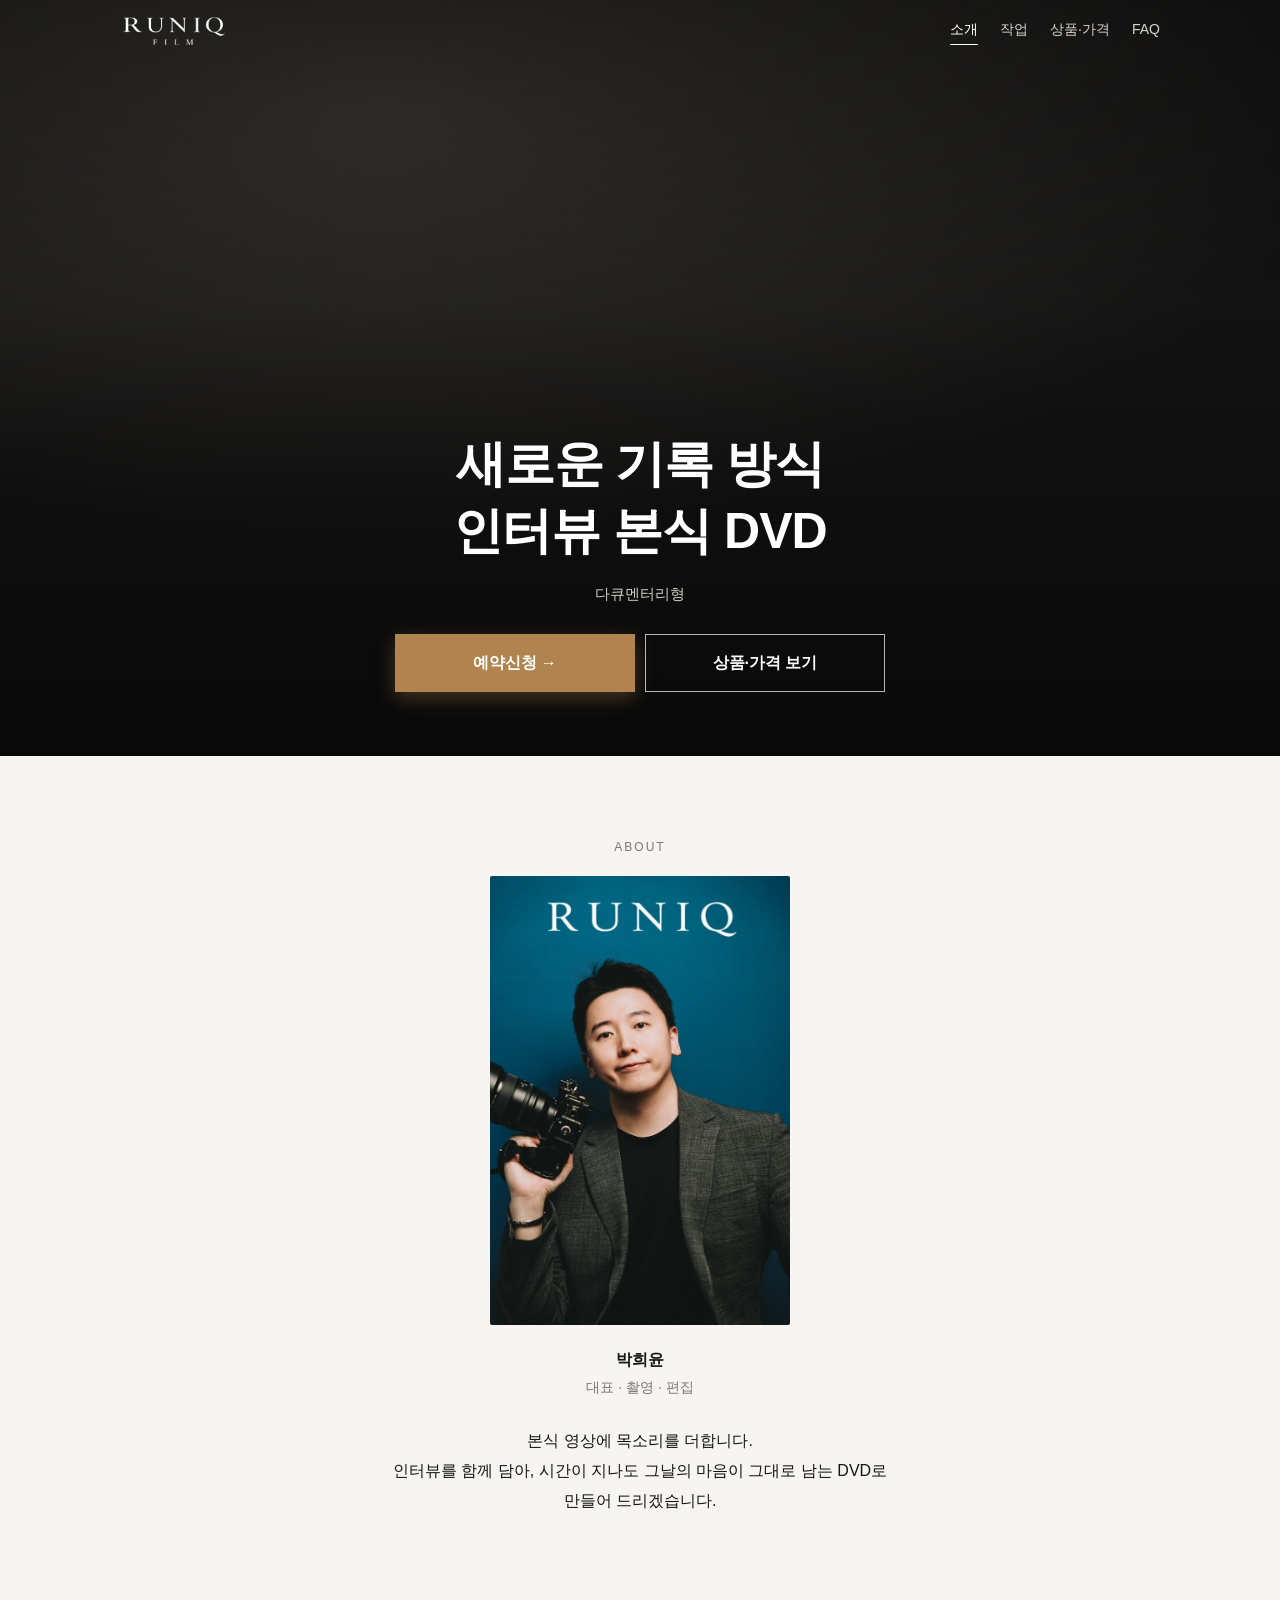
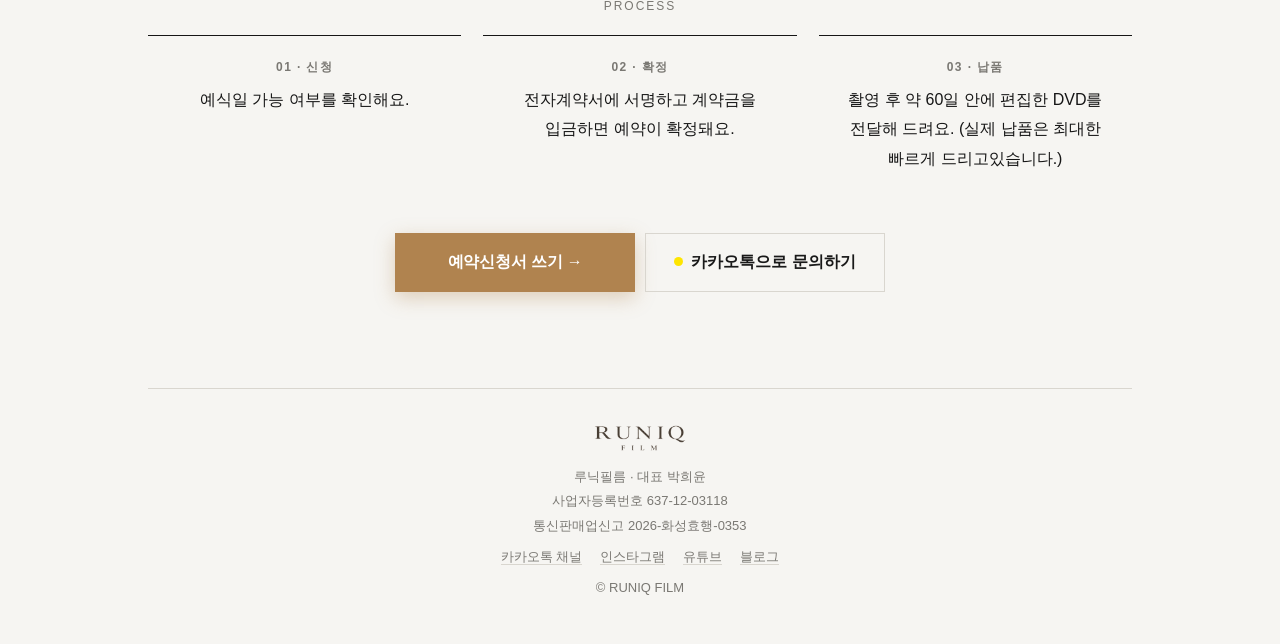
<file: index.html>
<!doctype html>
<html lang="ko"><head><meta charset="utf-8">
<meta name="viewport" content="width=device-width,initial-scale=1">
<title>루닉필름 | 웨딩 DVD</title>
<meta name="description" content="웨딩 DVD 촬영·편집. 상담부터 납품까지 한 사람이 직접 합니다. 루닉필름.">
<meta property="og:title" content="루닉필름 | 웨딩 DVD"><meta property="og:description" content="웨딩 DVD 촬영·편집. 상담부터 납품까지 한 사람이 직접 합니다. 루닉필름."><meta property="og:type" content="website">
<meta name="google-site-verification" content="qaeKaXBciGL17v8gvfezM4gF7iQ6qTJuBQhnRE2jbts" />
<meta name="naver-site-verification" content="92ce6a6bd93d59f9248086f73458330dce58dae9" />
<link rel="icon" type="image/png" sizes="32x32" href="icons/favicon-32.png"><link rel="apple-touch-icon" href="icons/apple-touch-icon-site.png">
<link rel="stylesheet" href="style.css?v=10"></head><body>
<div class="hv"><div class="bg"></div><div id="heroMedia"><video autoplay muted loop playsinline preload="auto" src="assets/hero.mp4"></video></div>
<header class="top"><a href="/" class="logo" aria-label="루닉필름"><img class="lb" src="assets/logo.png" alt="루닉필름"><img class="lw" src="assets/logo-white.png" alt=""></a><nav><a href="/" class=on>소개</a><a href="/work">작업</a><a href="/price">상품·가격</a><a href="/faq">FAQ</a><a href="/review" data-need=reviews>후기</a></nav></header>
<div class="cont c in"><h1 data-lines="heroTitle"></h1><p data-lines="heroSub"></p>
<div class="btns"><a class="go book" data-link="book" data-lines="ctaHeroBook" href="#"></a><a class="go line" href="/price" data-lines="ctaPrice"></a></div></div></div>
<div class="in c">
<div class="sec" data-need="aboutText"><div class="k">ABOUT</div>
<div class="me"><img data-img="aboutPhoto" alt="대표 사진" width="300" height="449"></div>
<div class="cap2"><span data-lines="aboutName"></span><small data-lines="aboutRole"></small></div>
<div class="txt"><p data-lines="aboutText"></p></div></div>
<div class="sec" data-need="process"><div class="k">PROCESS</div><div class="step3" id="processList"></div></div>
<div class="btns end"><a class="go book" data-link="book" data-lines="ctaBook" href="#"></a><a class="kk" data-link="kakao" data-lines="ctaKakao" href="#"></a></div>
</div>
<div class="in"><footer><img src="assets/logo.png" alt="루닉필름"><div class="fi" data-lines="footInfo"></div><div class="fk"><a data-link="kakao" href="#">카카오톡 채널</a><a data-link="instagram" href="#">인스타그램</a><a data-link="youtube" href="#">유튜브</a><a data-link="blog" href="#">블로그</a></div><div class="ft" data-lines="footText"></div></footer></div>
<script src="site.js?v=10"></script><script src="run.js?v=10"></script>
</body></html>
</file>
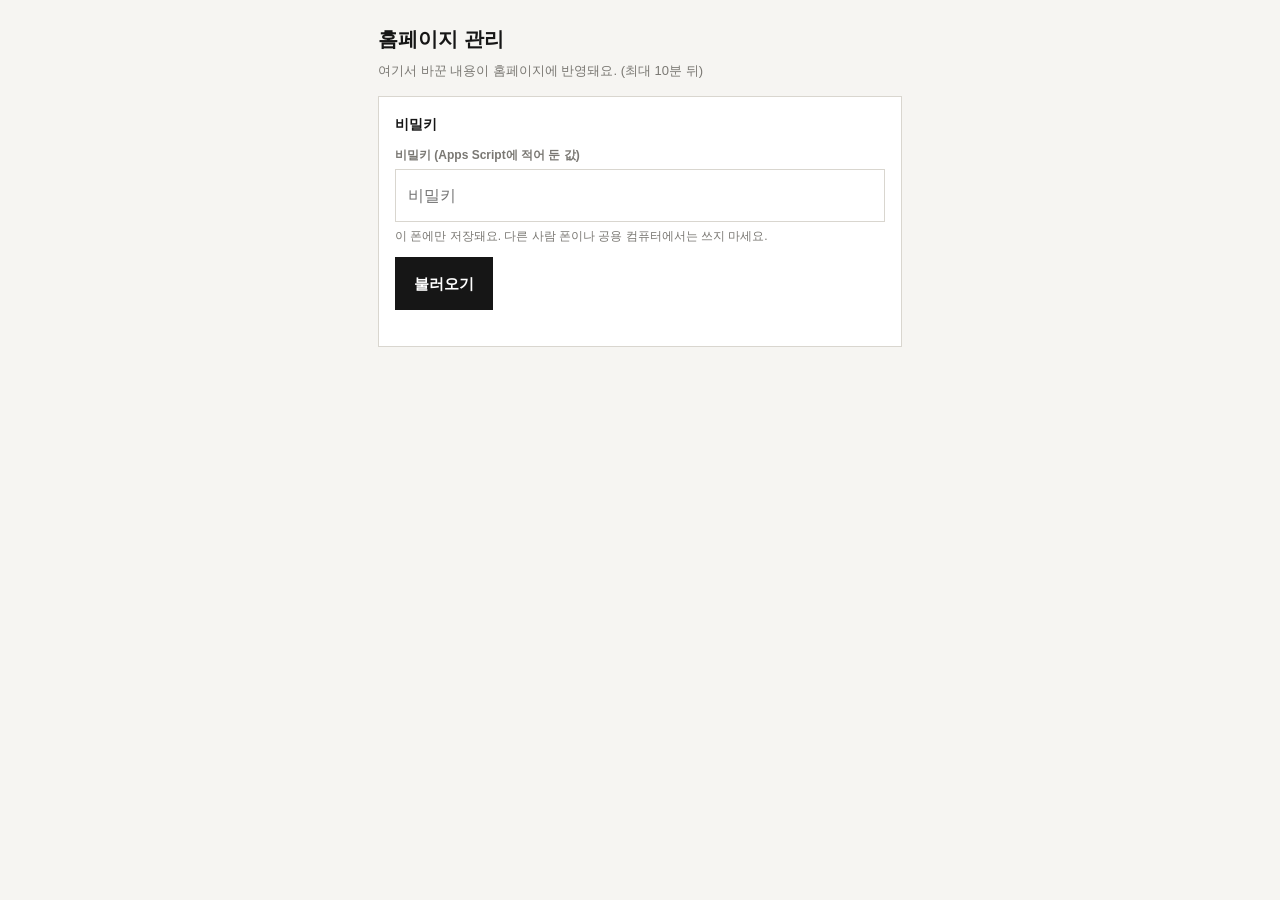
<file: admin.html>
<!doctype html>
<html lang="ko"><head><meta charset="utf-8">
<meta name="viewport" content="width=device-width,initial-scale=1">
<meta name="robots" content="noindex,nofollow">
<meta name="referrer" content="no-referrer">
<title>홈페이지 관리</title>
<link rel="manifest" href="admin.webmanifest">
<meta name="theme-color" content="#161616">
<link rel="apple-touch-icon" href="icons/apple-touch-icon.png">
<meta name="apple-mobile-web-app-capable" content="yes">
<meta name="apple-mobile-web-app-title" content="홈페이지 관리">
<style>
:root{--bg:#f6f5f2;--tx:#161616;--mut:#7a7873;--ln:#d9d6cf}
*{box-sizing:border-box;margin:0;padding:0}
body{background:var(--bg);color:var(--tx);font:16px/1.7 -apple-system,'Apple SD Gothic Neo','Noto Sans KR',sans-serif;padding-bottom:120px}
.w{max-width:560px;margin:0 auto;padding:0 18px}
h1{font-size:20px;padding:22px 0 4px}
.sub{color:var(--mut);font-size:13px;margin-bottom:14px}
.c{background:#fff;border:1px solid var(--ln);padding:16px;margin-bottom:12px}
h2{font-size:14px;margin-bottom:8px}
label{display:block;font-size:12px;font-weight:700;color:var(--mut);margin:12px 0 4px}
label:first-of-type{margin-top:0}
input,textarea{width:100%;padding:12px;border:1.5px solid var(--ln);font:inherit;font-size:16px;background:#fff;color:var(--tx);border-radius:0;-webkit-appearance:none}
textarea{min-height:110px;resize:vertical}
input:focus,textarea:focus{outline:0;border-color:var(--tx)}
.row2{display:grid;grid-template-columns:1fr 1fr;gap:8px}
.hint{font-size:12px;color:var(--mut);margin-top:4px}
button{font:inherit;font-weight:700;border:1px solid var(--tx);background:var(--tx);color:#fff;padding:13px 18px;cursor:pointer;font-size:15px}
button.line{background:none;color:var(--tx)}
button:disabled{opacity:.5}
.bar{position:fixed;left:0;right:0;bottom:0;background:#fffe;backdrop-filter:blur(8px);border-top:1px solid var(--ln);padding:10px 18px;z-index:9}
.bar .in{max-width:560px;margin:0 auto;display:flex;gap:10px;align-items:center}
.bar .stw{flex:1;min-width:0}
.bar .stw .msg{padding:0;font-size:13px;line-height:1.5}
.bar .dirty{font-size:13px;font-weight:700;color:#b45309}
.bar button{flex:0 0 38%}
.tabs{display:flex;position:sticky;top:0;z-index:8;background:var(--bg);border-bottom:1px solid var(--ln);margin:0 -18px 14px;padding:0 18px}
.tabs button{flex:1;background:none;color:var(--mut);border:0;border-bottom:3px solid transparent;padding:12px 2px;font-size:14px}
.tabs button.on{color:var(--tx);border-bottom-color:var(--tx)}
.tab{display:none}.tab.on{display:block}
details.c>summary{cursor:pointer;font-weight:700;font-size:14px;list-style:none;display:flex;justify-content:space-between;align-items:center}
details.c>summary::-webkit-details-marker{display:none}
details.c>summary::after{content:'+';font-size:18px;color:var(--mut)}
details.c[open]>summary::after{content:'\2212'}
details.c[open]>summary{margin-bottom:10px}
.pv{display:flex;flex-wrap:wrap;gap:6px 14px;margin:0 0 12px;font-size:13px}
.pv a{color:inherit;text-decoration:none;border-bottom:1px solid var(--tx)}
#defsum{white-space:pre-line}
a.v{color:inherit;text-decoration:none}
.gap{margin-top:10px}
textarea.code{font:12px/1.5 ui-monospace,Menlo,monospace;min-height:180px;white-space:pre;overflow:auto}
.msg{font-size:14px;font-weight:700;padding:10px 0;white-space:pre-wrap}
.ok{color:#166534}.er{color:#b91c1c}
.hide{display:none!important}
.it{border:1px solid var(--ln);padding:12px;margin-top:10px;background:#faf9f7}
.it label{margin-top:8px}.it label:first-child{margin-top:0}
.tools{display:flex;gap:6px;margin-top:10px}
.tools button{padding:7px 12px;font-size:13px;flex:0 0 auto}
button.add{margin-top:10px;width:100%}
h3{font-size:13px;margin:16px 0 0;color:var(--tx)}
a.v{display:inline-block;margin-top:8px;font-size:14px;border-bottom:1px solid var(--tx)}
</style></head><body><div class="w">
<h1>홈페이지 관리</h1>
<p class="sub">여기서 바꾼 내용이 홈페이지에 반영돼요. (최대 10분 뒤)</p>

<div class="c" id="setup" class="hide">
  <h2>서버 주소</h2>
  <label>홈페이지 설정 서버 주소 (Apps Script 배포 주소)</label>
  <input id="api" inputmode="url" placeholder="https://script.google.com/macros/s/…/exec">
  <p class="hint">한 번만 입력하면 이 폰에 저장돼요. (site.js에 이미 들어 있으면 이 칸은 안 보여요)</p>
</div>

<div class="c" id="login">
  <h2>비밀키</h2>
  <label>비밀키 (Apps Script에 적어 둔 값)</label>
  <input id="key" type="password" autocomplete="current-password" placeholder="비밀키">
  <p class="hint">이 폰에만 저장돼요. 다른 사람 폰이나 공용 컴퓨터에서는 쓰지 마세요.</p>
  <div style="margin-top:10px"><button id="load">불러오기</button></div>
  <div class="msg" id="m1"></div>
</div>

<div id="form" class="hide">
  <div class="pv"><span style="color:var(--mut)">미리보기</span><a href="/" target="_blank" rel="noopener">홈</a><a href="/work" target="_blank" rel="noopener">작업</a><a href="/price" target="_blank" rel="noopener">상품·가격</a><a href="/faq" target="_blank" rel="noopener">FAQ</a></div>
  <div class="tabs" role="tablist">
    <button type="button" class="on" data-tab="text">문구</button>
    <button type="button" data-tab="media">링크·영상</button>
    <button type="button" data-tab="price">금액</button>
    <button type="button" data-tab="set">설정</button>
  </div>

  <div class="tab on" id="t_text"><div id="gen"></div></div>

  <div class="tab" id="t_media">
    <div class="c"><h2>링크</h2>
      <label>카카오톡 채널 채팅 주소</label><input id="l_kakao" inputmode="url" placeholder="https://pf.kakao.com/_xxxxx/chat">
      <label>인스타그램</label><input id="l_instagram" inputmode="url" placeholder="https://www.instagram.com/아이디">
      <label>유튜브 채널</label><input id="l_youtube" inputmode="url" placeholder="https://www.youtube.com/@채널">
      <label>블로그</label><input id="l_blog" inputmode="url" placeholder="https://blog.naver.com/아이디">
      <label>예약신청서 링크</label><input id="l_book" inputmode="url" placeholder="https://my.runiq.kr/request.html?g=…">
      <p class="hint">예약신청서 링크는 예약 앱 설정 &gt; 예약신청에서 "🔗 복사"한 주소예요. 비우면 해당 버튼은 숨겨져요.</p>
    </div>
    <div class="c"><h2>작업 영상 (유튜브)</h2>
      <textarea id="work" placeholder="https://youtu.be/…&#10;https://www.youtube.com/watch?v=…"></textarea>
      <p class="hint">한 줄에 하나씩 넣어요.</p>
      <p class="hint" id="workHint"></p>
      <p class="hint">영상은 "공개" 또는 "일부 공개"이고 퍼가기가 허용되어 있어야 재생돼요. 포트폴리오 동의를 받은 영상만 올려 주세요.</p>
    </div>
    <details class="c"><summary>배경 영상 (유튜브) — 보통은 쓰지 않아요</summary>
      <p class="hint" style="margin:0 0 6px">대문과 상품·가격 제목 칸에는 사이트에 올려 둔 영상 파일이 나와요. 아래에 유튜브 링크를 넣으면 상품·가격 칸만 유튜브가 우선돼요. 대문은 영상 파일이 우선이라 아래 대문 칸은 쓰이지 않아요.</p>
      <label>상품·가격 제목 칸 배경 영상</label><input id="priceYt" inputmode="url" placeholder="유튜브 영상 링크">
      <label>대문 배경 영상 (쓰이지 않음)</label><input id="heroYt" inputmode="url" placeholder="유튜브 영상 링크">
    </details>
  </div>

  <div class="tab" id="t_price">
    <div class="c"><h2>금액 (원)</h2>
      <div class="row2"><div><label>상품가</label><input id="p_total" inputmode="numeric"></div><div><label>계약금</label><input id="p_deposit" inputmode="numeric"></div></div>
      <div class="row2"><div><label>포트폴리오 할인</label><input id="p_portfolio" inputmode="numeric"></div><div><label>전액결제 할인</label><input id="p_full" inputmode="numeric"></div></div>
      <p class="hint">예약 앱의 금액 설정과 같게 맞춰 주세요. 문구에 <b>{total} {deposit} {portfolio} {full}</b> 을 쓰면 위 금액으로 자동으로 바뀌어요. 예) 계약금 {deposit} → 계약금 200,000원</p>
    </div>
  </div>

  <div class="tab" id="t_set">
    <div class="c"><h2>기본값 파일 만들기</h2>
      <p class="hint" style="margin:0 0 8px">지금 저장된 문구·금액·링크를 <b>site.js</b> 파일로 만들어요. 이 파일을 GitHub의 site.js에 올려 두면, 사이트를 처음 열 때도 저장하신 문구가 처음부터 그대로 보여요. 문구를 크게 바꾼 뒤에 한 번씩 만들어 올려 주세요. (안 올려도 사이트는 평소처럼 동작해요)</p>
      <button type="button" id="mkdef">기본값 파일 만들기</button>
      <div class="msg" id="defmsg"></div>
      <div id="defbox" class="hide">
        <div class="hint" id="defsum" style="margin:0 0 8px;color:var(--tx)"></div>
        <textarea id="deftxt" class="code" readonly spellcheck="false"></textarea>
        <div class="row2 gap"><button type="button" id="defdl">파일로 내려받기</button><button type="button" class="line" id="defcp">복사</button></div>
        <p class="hint">내려받은 <b>site.js</b>를 GitHub의 runiq-site 저장소에서 같은 이름의 파일에 덮어써서 올리면 끝이에요. 올리기 전에 위 요약이 맞는지 한 번 봐 주세요.</p>
      </div>
    </div>
    <div class="c"><h2>문구 되돌리기</h2>
      <button class="line" id="reset" type="button">모든 문구를 사이트 기본 문구로 되돌리기</button>
      <p class="hint">누르면 화면의 문구만 기본값으로 바뀌고, "저장"을 눌러야 적용돼요.</p>
    </div>
    <div class="c"><h2>이 기기에서 나가기</h2>
      <button class="line" id="logout" type="button">이 기기에서 비밀키 지우기</button>
      <p class="hint">폰을 잃어버렸거나 다른 사람이 쓸 수 있을 때 눌러 주세요. 지우면 다음에 열 때 비밀키를 다시 입력해야 해요.</p>
    </div>
  </div>
</div>

</div>
<div class="bar hide" id="bar"><div class="in"><div class="stw"><div class="msg" id="m2"></div><div class="dirty hide" id="dirty">저장하지 않은 변경이 있어요</div></div><button id="save">저장</button></div></div>

<script src="site.js?v=10"></script>
<script>
(function(){
var $=function(i){return document.getElementById(i);};
var SK='rq_adm_key_v1',AK='rq_adm_api_v1';
function ls(k,v){try{if(v===undefined)return localStorage.getItem(k)||'';if(v===null)localStorage.removeItem(k);else localStorage.setItem(k,v);}catch(e){return '';}}
var API=(window.SITE&&window.SITE.api)||'';
var apiOk=function(u){return /^https:\/\/script\.google\.com\/macros\/s\/[A-Za-z0-9_-]+\/exec$/.test(u);};
if(!apiOk(API)){API=ls(AK);if(!apiOk(API))API='';$('api').value=API;}
else $('setup').classList.add('hide');
if(apiOk(API)&&window.SITE&&apiOk(window.SITE.api))$('setup').classList.add('hide');
$('key').value=ls(SK);

var NAMES={priceYt:'상품·가격 배경 영상',kakao:'카카오톡 주소',instagram:'인스타그램 주소',youtube:'유튜브 주소',blog:'블로그 주소',book:'예약신청서 링크',heroYt:'대표 영상',work:'작업 영상','price.total':'상품가','price.deposit':'계약금','price.portfolio':'포트폴리오 할인','price.full':'전액결제 할인',size:'전체 글자 수가 너무 많아요'};
/* 화면 구성: [제목, [항목…]]  항목: 문구 [키,이름,종류(i한줄/t여러줄),최대] · 목록 [키,이름,'list',[[필드,이름,종류,최대]…],최대개수] */
var SPEC=[
 ['대문',[['heroTitle','대문 제목 (줄바꿈은 엔터)','t',100],['heroSub','대문 한 줄 소개','i',60],['ctaPrice','버튼 1 (상품·가격으로 이동)','i',30],['ctaHeroBook','버튼 2 (예약신청서로 이동)','i',30]]],
 ['소개 (대표 사진 아래)',[['aboutName','이름','i',30],['aboutRole','직함','i',40],['aboutText','소개 글','t',600],['process','진행 순서','list',[['t','제목','i',30],['d','설명','t',150]],8],['ctaBook','예약신청서 버튼 글자 (모든 페이지 공통)','i',30],['ctaKakao','카카오톡 문의 버튼 글자','i',30]]],
 ['상품·가격',[['priceTitle','페이지 제목','t',100],['priceDesc','페이지 설명','t',200],['productName','상품 이름','i',40],['items','상품 카드에 들어가는 내용 (계약금·잔금 포함)','list',[['t','내용','i',60],['d','작은 설명','i',100]],12],['extras','할인 · 추가 비용','list',[['t','항목','i',50],['d','작은 설명','i',100],['v','금액/문구 (예: −{portfolio})','i',30]],10]]],
 ['FAQ (자주 묻는 질문)',[['faqTitle','제목','i',40],['faqDesc','설명','t',150],['faq','질문과 답','list',[['q','질문','i',100],['a','답','t',500]],20]]],
 ['작업 · 하단',[['workNote','작업 페이지 아래 문구','i',100],['footInfo','하단 상호·사업자 정보 (줄바꿈은 엔터)','t',150],['footText','하단 맨 아래 문구','i',60]]]
];
var DS=window.SITE||{};
var loading=false,dirty=false;
function setDirty(v){dirty=v;$('dirty').classList.toggle('hide',!v);}
function markDirty(){if(loading)return;if(!dirty){setDirty(true);say('m2','');}}
function showTab(n){
  [].forEach.call(document.querySelectorAll('.tabs button'),function(b){b.classList.toggle('on',b.dataset.tab===n);});
  [].forEach.call(document.querySelectorAll('.tab'),function(p){p.classList.toggle('on',p.id==='t_'+n);});
}
[].forEach.call(document.querySelectorAll('.tabs button'),function(b){b.addEventListener('click',function(){showTab(b.dataset.tab);window.scrollTo(0,0);});});
$('form').addEventListener('input',markDirty);
$('form').addEventListener('click',function(e){var t=e.target;if(t&&t.closest&&t.closest('.tools button,button.add'))markDirty();});
window.addEventListener('beforeunload',function(e){if(dirty){e.preventDefault();e.returnValue='';}});
function say(id,t,ok){var e=$(id);e.textContent=t||'';e.className='msg '+(ok?'ok':'er');}
function ytId(v){
  v=String(v||'').trim();if(!v)return '';
  var m=v.match(/(?:youtu\.be\/|[?&]v=|\/shorts\/|\/embed\/|\/live\/)([A-Za-z0-9_-]{6,20})/);
  if(m)return m[1];
  return /^[A-Za-z0-9_-]{6,20}$/.test(v)?v:null;
}
function num(v){var n=String(v||'').replace(/[^\d]/g,'');return n===''?0:Number(n);}
function won(n){return n?String(n).replace(/\B(?=(\d{3})+(?!\d))/g,','):'';}
['p_total','p_deposit','p_portfolio','p_full'].forEach(function(i){$(i).addEventListener('input',function(){this.value=won(num(this.value));});});
function parseWork(){
  var out=[],bad=[];
  $('work').value.split(/\n+/).forEach(function(l){l=l.trim();if(!l)return;var id=ytId(l);if(id)out.push(id);else bad.push(l);});
  return {ids:out,bad:bad};
}
$('work').addEventListener('input',function(){var r=parseWork();$('workHint').textContent=r.ids.length+'개 인식'+(r.bad.length?' · 인식 못 한 줄 '+r.bad.length+'개':'');});

/* ----- 문구 입력칸 만들기 ----- */
function mk(kind,max,val){var e=document.createElement(kind==='t'?'textarea':'input');if(kind==='t')e.style.minHeight='70px';e.maxLength=max;e.value=val==null?'':val;return e;}
function lab(t){var l=document.createElement('label');l.textContent=t;return l;}
var FIELD={};   /* key -> input  /  key -> {box,def,add()} */
function itemBox(def,vals,listBox){
  var it=document.createElement('div');it.className='it';it.dataset.item='1';
  def[3].forEach(function(f){it.appendChild(lab(f[1]));var e=mk(f[2],f[3],vals&&vals[f[0]]);e.dataset.f=f[0];it.appendChild(e);});
  var t=document.createElement('div');t.className='tools';
  [['↑',function(){var p=it.previousElementSibling;if(p&&p.dataset.item)listBox.insertBefore(it,p);}],['↓',function(){var n=it.nextElementSibling;if(n&&n.dataset.item)listBox.insertBefore(n,it);}],['삭제',function(){it.remove();}]].forEach(function(x){var b=document.createElement('button');b.type='button';b.className='line';b.textContent=x[0];b.onclick=x[1];t.appendChild(b);});
  it.appendChild(t);return it;
}
function build(){
  var g=$('gen');g.innerHTML='';
  SPEC.forEach(function(sec){
    var c=document.createElement('details');c.className='c';if(g.children.length===0)c.open=true;var h=document.createElement('summary');h.textContent=sec[0];c.appendChild(h);
    sec[1].forEach(function(f){
      if(f[2]==='list'){
        var h3=document.createElement('h3');h3.textContent=f[1];c.appendChild(h3);
        var box=document.createElement('div');c.appendChild(box);
        var ad=document.createElement('button');ad.type='button';ad.className='line add';ad.textContent='+ 추가';
        ad.onclick=function(){if(box.children.length>=f[4]){alert('최대 '+f[4]+'개까지예요.');return;}box.appendChild(itemBox(f,null,box));};
        c.appendChild(ad);FIELD[f[0]]={box:box,def:f};
      }else{c.appendChild(lab(f[1]));var e=mk(f[2],f[3],'');c.appendChild(e);FIELD[f[0]]={el:e};}
    });
    g.appendChild(c);
  });
}
function setVals(src){   /* src: 서버값 위에 없는 항목은 기본값 */
  SPEC.forEach(function(sec){sec[1].forEach(function(f){
    var F=FIELD[f[0]],v=src[f[0]];
    if(f[2]==='list'){F.box.innerHTML='';(Array.isArray(v)?v:[]).forEach(function(x){F.box.appendChild(itemBox(f,x,F.box));});}
    else F.el.value=typeof v==='string'?v:'';
  });});
}
function errText(r){
  if(!r)return '서버에 연결하지 못했어요. 인터넷을 확인해 주세요.';
  if(r.error==='key')return '비밀키가 맞지 않아요.';
  if(r.error==='locked')return '너무 많이 틀려서 잠겼어요. 약 '+(r.minutes||15)+'분 뒤에 다시 해 주세요.';
  if(r.error==='secret-not-set')return '서버(Apps Script)의 비밀키가 아직 설정되지 않았어요. 설치 안내를 확인해 주세요.';
  if(r.error==='invalid')return '다음 항목을 확인해 주세요 (글자가 너무 길거나 형식이 틀려요): '+(r.fields||[]).map(function(f){var m=String(f).match(/^([a-z]+)#(\d+)$/);return m?(labelOf(m[1])+' '+m[2]+'번째'):(NAMES[f]||labelOf(f)||f);}).join(', ');
  return '문제가 생겼어요 ('+(r.error||'알 수 없음')+')';
}
function labelOf(k){var out='';SPEC.forEach(function(s){s[1].forEach(function(f){if(f[0]===k)out=f[1];});});return out;}
function post(o){
  return fetch(API,{method:'POST',body:JSON.stringify(o)}).then(function(r){return r.text();}).then(function(t){try{return JSON.parse(t);}catch(e){return null;}});
}
function fill(c){
  loading=true;
  c=c||{};var L=c.links||{},P=c.price||{};
  ['kakao','instagram','youtube','blog','book'].forEach(function(k){$('l_'+k).value=L[k]||'';});
  $('heroYt').value=c.heroYt?'https://youtu.be/'+c.heroYt:'';
  $('priceYt').value=c.priceYt?'https://youtu.be/'+c.priceYt:'';
  $('work').value=(c.work||[]).map(function(i){return 'https://youtu.be/'+i;}).join('\n');
  var D=DS.price||{};
  ['total','deposit','portfolio','full'].forEach(function(k){$('p_'+k).value=won(P[k]!=null?P[k]:D[k]);});
  var m={};SPEC.forEach(function(s){s[1].forEach(function(f){m[f[0]]=(c[f[0]]!==undefined)?c[f[0]]:DS[f[0]];});});
  setVals(m);
  $('work').dispatchEvent(new Event('input'));
  loading=false;setDirty(false);
}
$('reset').addEventListener('click',function(){var m={};SPEC.forEach(function(s){s[1].forEach(function(f){m[f[0]]=DS[f[0]];});});setVals(m);markDirty();say('m2','기본 문구로 바꿨어요. "저장"을 눌러야 적용돼요.',true);});
$('load').addEventListener('click',function(){
  if(!API){var a=$('api').value.trim();if(!apiOk(a)){say('m1','서버 주소 형식이 맞지 않아요.');return;}API=a;ls(AK,a);}
  var k=$('key').value;if(!k){say('m1','비밀키를 입력해 주세요.');return;}
  $('load').disabled=true;say('m1','불러오는 중…',true);
  post({action:'get',key:k}).then(function(r){
    $('load').disabled=false;
    if(!r||!r.ok){say('m1',errText(r));return;}
    ls(SK,k);build();fill(r.cfg);showTab('text');say('m1','');$('login').classList.add('hide');$('form').classList.remove('hide');$('bar').classList.remove('hide');
  }).catch(function(){$('load').disabled=false;say('m1',errText(null));});
});
function collect(){
  var w=parseWork();if(w.bad.length)return {err:'작업 영상에서 인식하지 못한 줄이 있어요:\n'+w.bad.slice(0,3).join('\n')};
  var hy=ytId($('heroYt').value);if(hy===null)return {err:'대문 영상 링크를 인식하지 못했어요.'};
  var py=ytId($('priceYt').value);if(py===null)return {err:'상품·가격 배경 영상 링크를 인식하지 못했어요.'};
  var cfg={links:{},heroYt:hy,priceYt:py,work:w.ids,price:{total:num($('p_total').value),deposit:num($('p_deposit').value),portfolio:num($('p_portfolio').value),full:num($('p_full').value)}};
  ['kakao','instagram','youtube','blog','book'].forEach(function(k){cfg.links[k]=$('l_'+k).value.trim();});
  SPEC.forEach(function(s){s[1].forEach(function(f){
    var F=FIELD[f[0]];
    if(f[2]==='list'){cfg[f[0]]=[].map.call(F.box.children,function(it){var o={};[].forEach.call(it.querySelectorAll('[data-f]'),function(e){o[e.dataset.f]=e.value.trim();});return o;}).filter(function(o){return o[f[3][0][0]];});}
    else cfg[f[0]]=F.el.value.trim();
  });});
  return {cfg:cfg};
}
$('save').addEventListener('click',function(){
  var c=collect();if(c.err){say('m2',c.err);return;}
  $('save').disabled=true;say('m2','저장하는 중…',true);
  post({action:'set',key:ls(SK),cfg:c.cfg}).then(function(r){
    $('save').disabled=false;
    if(r&&r.ok){say('m2','저장했어요. 홈페이지에는 최대 10분 안에 반영돼요.',true);fill(r.cfg);}
    else say('m2',errText(r));
  }).catch(function(){$('save').disabled=false;say('m2',errText(null));});
});

/* ----- 이 기기에서 비밀키 지우기 ----- */
$('logout').addEventListener('click',function(){
  if(dirty&&!confirm('저장하지 않은 변경이 있어요. 그래도 비밀키를 지울까요?'))return;
  ls(SK,null);$('key').value='';setDirty(false);
  $('form').classList.add('hide');$('bar').classList.add('hide');$('login').classList.remove('hide');
  say('m1','이 기기에서 비밀키를 지웠어요.',true);window.scrollTo(0,0);
});

/* ----- 현재 설정을 기본값 파일(site.js)로 만들기 ----- */
function q(v){return JSON.stringify(String(v==null?'':v)).replace(/\u2028/g,'\\u2028').replace(/\u2029/g,'\\u2029');}
function pad(n){return n<10?'0'+n:''+n;}
function listTxt(list,keys){
  if(!list||!list.length)return '[]';
  return '[\n'+list.map(function(o){return '    {'+keys.map(function(k){return k+': '+q(o[k]);}).join(', ')+'}';}).join(',\n')+'\n  ]';
}
function genSite(cfg){
  var L=cfg.links||{},P=cfg.price||{},d=new Date();
  var stamp=d.getFullYear()+'-'+pad(d.getMonth()+1)+'-'+pad(d.getDate());
  var out=[];
  out.push('/* ============================================================');
  out.push('   루닉필름 홈페이지 기본값 — 관리 페이지에서 만든 파일이에요 ('+stamp+').');
  out.push('   평소에는 admin.html(관리 페이지)에서 고쳐요. 처음 열 때, 그리고 서버가 느리거나 안 될 때 이 값이 보여요.');
  out.push('   문구 안의 {total} {deposit} {portfolio} {full} 은 아래 금액으로 자동 바뀌어요.');
  out.push('   (비워 두면 해당 부분은 자동으로 숨겨져요)');
  out.push('   ============================================================ */');
  out.push('window.SITE = {');
  out.push('  /* 홈페이지 설정 서버 주소 (관리 페이지에서 고친 값을 읽어 와요) */');
  out.push('  api: '+q(API)+',');
  out.push('');
  out.push('  /* 링크 (비우면 해당 버튼 숨김) */');
  ['kakao','instagram','youtube','blog','book'].forEach(function(k){out.push('  '+k+': '+q(L[k])+',');});
  out.push('');
  out.push('  /* 영상 (유튜브 ID) */');
  out.push('  heroYt: '+q(cfg.heroYt)+',');
  out.push('  priceYt: '+q(cfg.priceYt)+',');
  var wk=(cfg.work||[]).map(function(i){return '{yt: '+q(i)+'}';});
  (DS.work||[]).forEach(function(w){if(w&&w.img)wk.push('{img: '+q(w.img)+'}');});
  out.push('  work: ['+(wk.length?'\n    '+wk.join(',\n    ')+'\n  ':'')+'],');
  out.push('  reviews: '+JSON.stringify(DS.reviews||[])+',');
  out.push('  heroVideo: '+q(DS.heroVideo)+', heroPoster: '+q(DS.heroPoster)+',');
  out.push('  priceVideo: '+q(DS.priceVideo)+',');
  out.push('');
  out.push('  /* 대표 사진 (assets/owner.jpg 파일을 바꿔 올리면 교체돼요) */');
  out.push('  aboutPhoto: '+q(DS.aboutPhoto||'assets/owner.jpg')+',');
  out.push('');
  out.push('  /* ---- 문구 ---- */');
  var done={api:1,kakao:1,instagram:1,youtube:1,blog:1,book:1,heroYt:1,priceYt:1,work:1,reviews:1,heroVideo:1,heroPoster:1,priceVideo:1,aboutPhoto:1,price:1};
  SPEC.forEach(function(sec){
    sec[1].forEach(function(f){
      done[f[0]]=1;
      if(f[2]==='list')out.push('  '+f[0]+': '+listTxt(cfg[f[0]],f[3].map(function(x){return x[0];}))+',');
      else out.push('  '+f[0]+': '+q(cfg[f[0]])+',');
    });
    out.push('');
  });
  Object.keys(DS).forEach(function(k){if(!done[k]){out.push('  '+k+': '+JSON.stringify(DS[k])+',');}});
  out.push('  /* 금액 (원) */');
  out.push('  price: { total: '+(P.total||0)+', deposit: '+(P.deposit||0)+', portfolio: '+(P.portfolio||0)+', full: '+(P.full||0)+' }');
  out.push('};');
  return out.join('\n')+'\n';
}
function defSummary(cfg){
  var P=cfg.price||{},L=cfg.links||{};
  var links=['kakao','instagram','youtube','blog','book'].filter(function(k){return L[k];}).length;
  return '상품가 '+won(P.total)+'원 · 계약금 '+won(P.deposit)+'원 · 포트폴리오 할인 '+won(P.portfolio)+'원 · 전액결제 할인 '+won(P.full)+'원\n'
    +'링크 '+links+'개 · 작업 영상 '+(cfg.work||[]).length+'개 · FAQ '+(cfg.faq||[]).length+'개 · 상품 내용 '+(cfg.items||[]).length+'줄 · 할인·추가 비용 '+(cfg.extras||[]).length+'줄\n'
    +'대문 제목: '+String(cfg.heroTitle||'').replace(/\n/g,' / ');
}
$('mkdef').addEventListener('click',function(){
  var c=collect();if(c.err){say('defmsg',c.err);return;}
  var txt=genSite(c.cfg);
  $('deftxt').value=txt;$('defsum').textContent=defSummary(c.cfg);$('defbox').classList.remove('hide');
  say('defmsg',dirty?'⚠️ 저장하지 않은 변경이 있어요. 지금 화면의 내용으로 만들었어요. 저장한 뒤 다시 만드시는 걸 권해요.':'만들었어요. 아래 요약을 확인해 주세요.',!dirty);
});
$('defdl').addEventListener('click',function(){
  var t=$('deftxt').value;if(!t)return;
  try{var b=new Blob([t],{type:'text/javascript;charset=utf-8'}),u=URL.createObjectURL(b),a=document.createElement('a');a.href=u;a.download='site.js';document.body.appendChild(a);a.click();a.remove();setTimeout(function(){URL.revokeObjectURL(u);},4000);say('defmsg','site.js 파일을 내려받았어요.',true);}
  catch(e){say('defmsg','내려받지 못했어요. "복사"를 눌러 붙여넣어 주세요.');}
});
$('defcp').addEventListener('click',function(){
  var t=$('deftxt').value;if(!t)return;
  function fb(){try{$('deftxt').removeAttribute('readonly');$('deftxt').select();var ok=document.execCommand('copy');$('deftxt').setAttribute('readonly','');say('defmsg',ok?'복사했어요.':'복사하지 못했어요. 글을 길게 눌러 직접 복사해 주세요.',ok);}catch(e){say('defmsg','복사하지 못했어요.');}}
  if(navigator.clipboard&&navigator.clipboard.writeText)navigator.clipboard.writeText(t).then(function(){say('defmsg','복사했어요.',true);},fb);else fb();
});
})();
if('serviceWorker' in navigator){window.addEventListener('load',function(){try{navigator.serviceWorker.register('admin-sw.js',{scope:'/admin.html'}).catch(function(){});}catch(e){}});}
</script></body></html>
</file>
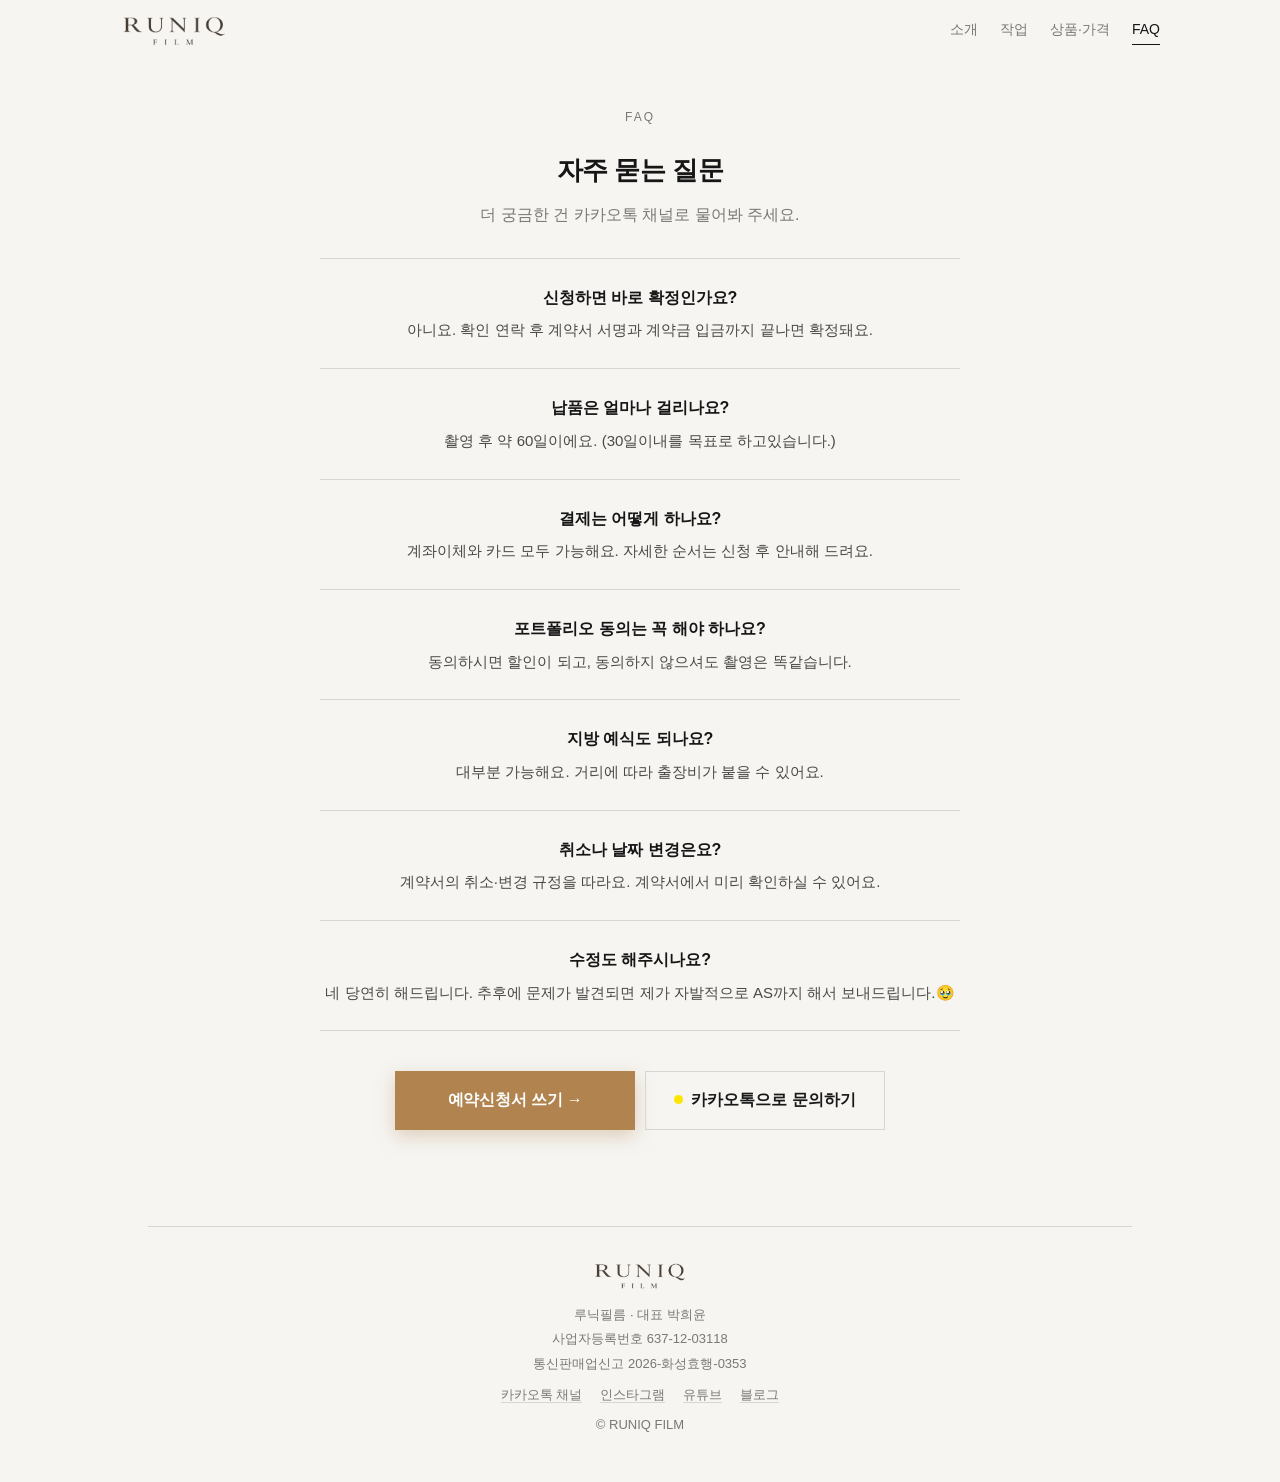
<file: faq.html>
<!doctype html>
<html lang="ko"><head><meta charset="utf-8">
<meta name="viewport" content="width=device-width,initial-scale=1">
<title>FAQ | 루닉필름</title>
<meta name="description" content="웨딩 DVD 예약, 결제, 납품에 대해 자주 묻는 질문.">
<meta property="og:title" content="FAQ | 루닉필름"><meta property="og:description" content="웨딩 DVD 예약, 결제, 납품에 대해 자주 묻는 질문."><meta property="og:type" content="website">
<link rel="icon" type="image/png" sizes="32x32" href="icons/favicon-32.png"><link rel="apple-touch-icon" href="icons/apple-touch-icon-site.png">
<link rel="stylesheet" href="style.css?v=10"></head><body>
<header class="top"><a href="/" class="logo" aria-label="루닉필름"><img class="lb" src="assets/logo.png" alt="루닉필름"><img class="lw" src="assets/logo-white.png" alt=""></a><nav><a href="/">소개</a><a href="/work">작업</a><a href="/price">상품·가격</a><a href="/faq" class=on>FAQ</a><a href="/review" data-need=reviews>후기</a></nav></header><div class="in c"><div class="sec page" data-need="faq"><div class="k">FAQ</div>
<h2 data-lines="faqTitle"></h2><p class="lead" data-lines="faqDesc"></p>
<div class="col" id="faqList"></div>
<div class="btns end"><a class="go book" data-link="book" data-lines="ctaBook" href="#"></a><a class="kk" data-link="kakao" data-lines="ctaKakao" href="#"></a></div></div></div>
<div class="in"><footer><img src="assets/logo.png" alt="루닉필름"><div class="fi" data-lines="footInfo"></div><div class="fk"><a data-link="kakao" href="#">카카오톡 채널</a><a data-link="instagram" href="#">인스타그램</a><a data-link="youtube" href="#">유튜브</a><a data-link="blog" href="#">블로그</a></div><div class="ft" data-lines="footText"></div></footer></div>
<script src="site.js?v=10"></script><script src="run.js?v=10"></script>
</body></html>
</file>
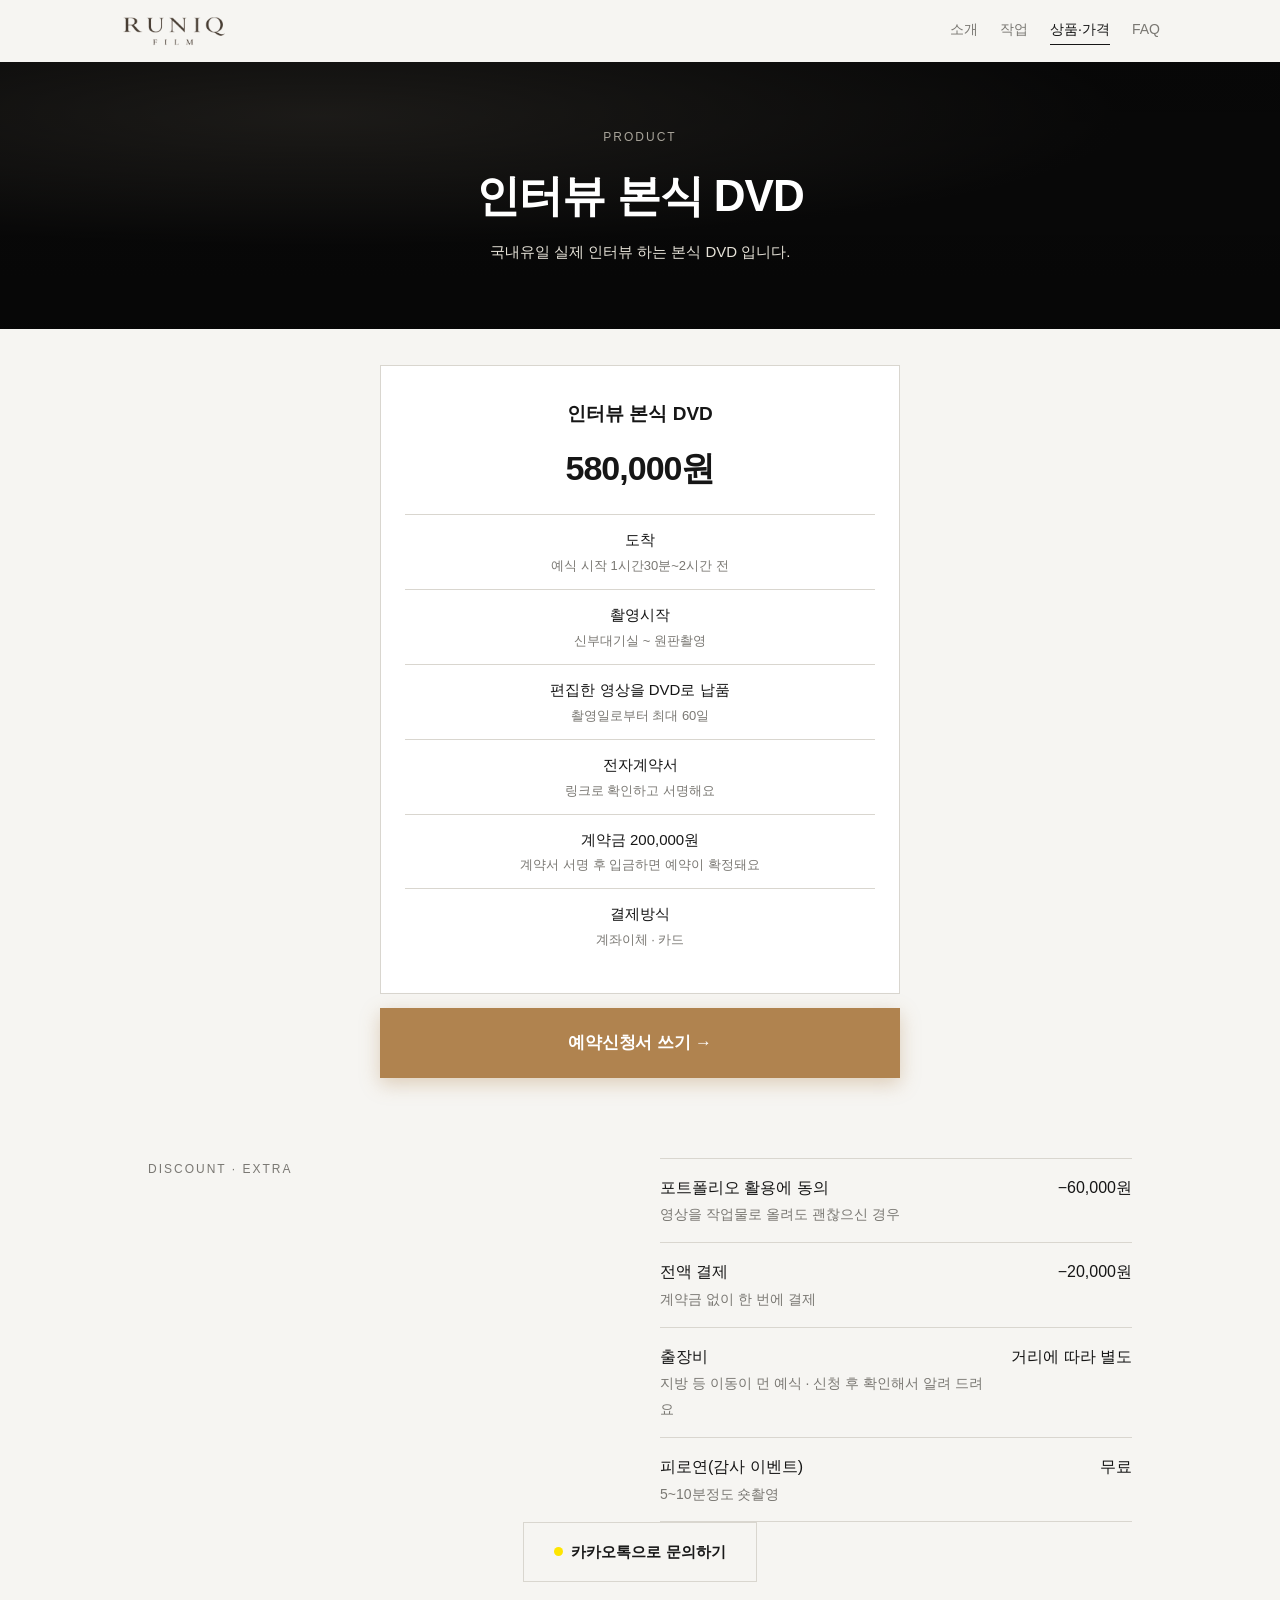
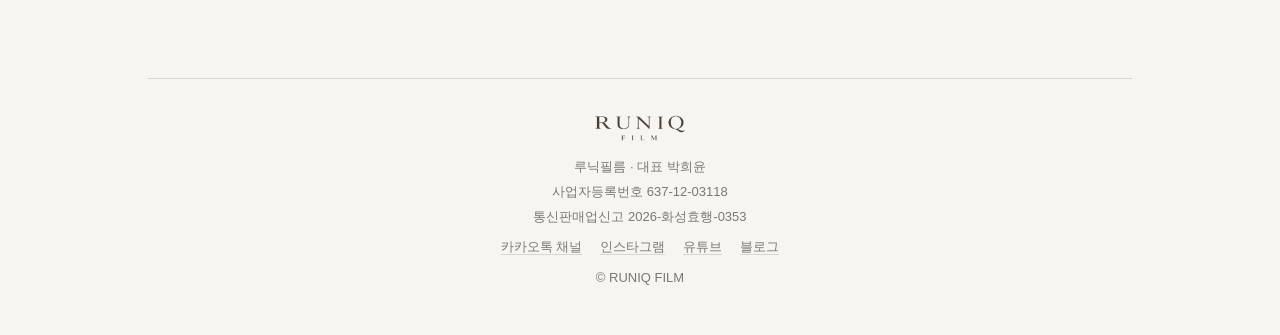
<file: price.html>
<!doctype html>
<html lang="ko"><head><meta charset="utf-8">
<meta name="viewport" content="width=device-width,initial-scale=1">
<title>상품·가격 | 루닉필름</title>
<meta name="description" content="웨딩 DVD 가격, 포함 내용, 할인과 추가 비용.">
<meta property="og:title" content="상품·가격 | 루닉필름"><meta property="og:description" content="웨딩 DVD 가격, 포함 내용, 할인과 추가 비용."><meta property="og:type" content="website">
<link rel="icon" type="image/png" sizes="32x32" href="icons/favicon-32.png"><link rel="apple-touch-icon" href="icons/apple-touch-icon-site.png">
<link rel="stylesheet" href="style.css?v=10"></head><body>
<header class="top"><a href="/" class="logo" aria-label="루닉필름"><img class="lb" src="assets/logo.png" alt="루닉필름"><img class="lw" src="assets/logo-white.png" alt=""></a><nav><a href="/">소개</a><a href="/work">작업</a><a href="/price" class=on>상품·가격</a><a href="/faq">FAQ</a><a href="/review" data-need=reviews>후기</a></nav></header><div class="bgv"><div id="priceMedia"><video autoplay muted loop playsinline preload="auto" src="assets/price.mp4"></video></div>
<div class="in cont c"><div class="k" style="color:#a8a49a">PRODUCT</div>
<h1 data-lines="priceTitle"></h1><p class="ln" data-lines="priceDesc"></p></div></div>
<div class="in c pkwrap"><div class="pk"><h3 data-lines="productName"></h3><div class="pr" data-won="total"></div><ul id="itemList"></ul></div>
<a class="go book full" data-link="book" data-lines="ctaBook" href="#"></a></div>
<div class="in"><div class="sec two" data-need="extras"><div><div class="k">DISCOUNT · EXTRA</div></div><div id="extraList"></div></div>
<div class="c"><a class="kk" data-link="kakao" data-lines="ctaKakao" href="#"></a></div></div>
<div class="in"><footer><img src="assets/logo.png" alt="루닉필름"><div class="fi" data-lines="footInfo"></div><div class="fk"><a data-link="kakao" href="#">카카오톡 채널</a><a data-link="instagram" href="#">인스타그램</a><a data-link="youtube" href="#">유튜브</a><a data-link="blog" href="#">블로그</a></div><div class="ft" data-lines="footText"></div></footer></div>
<script src="site.js?v=10"></script><script src="run.js?v=10"></script>
</body></html>
</file>
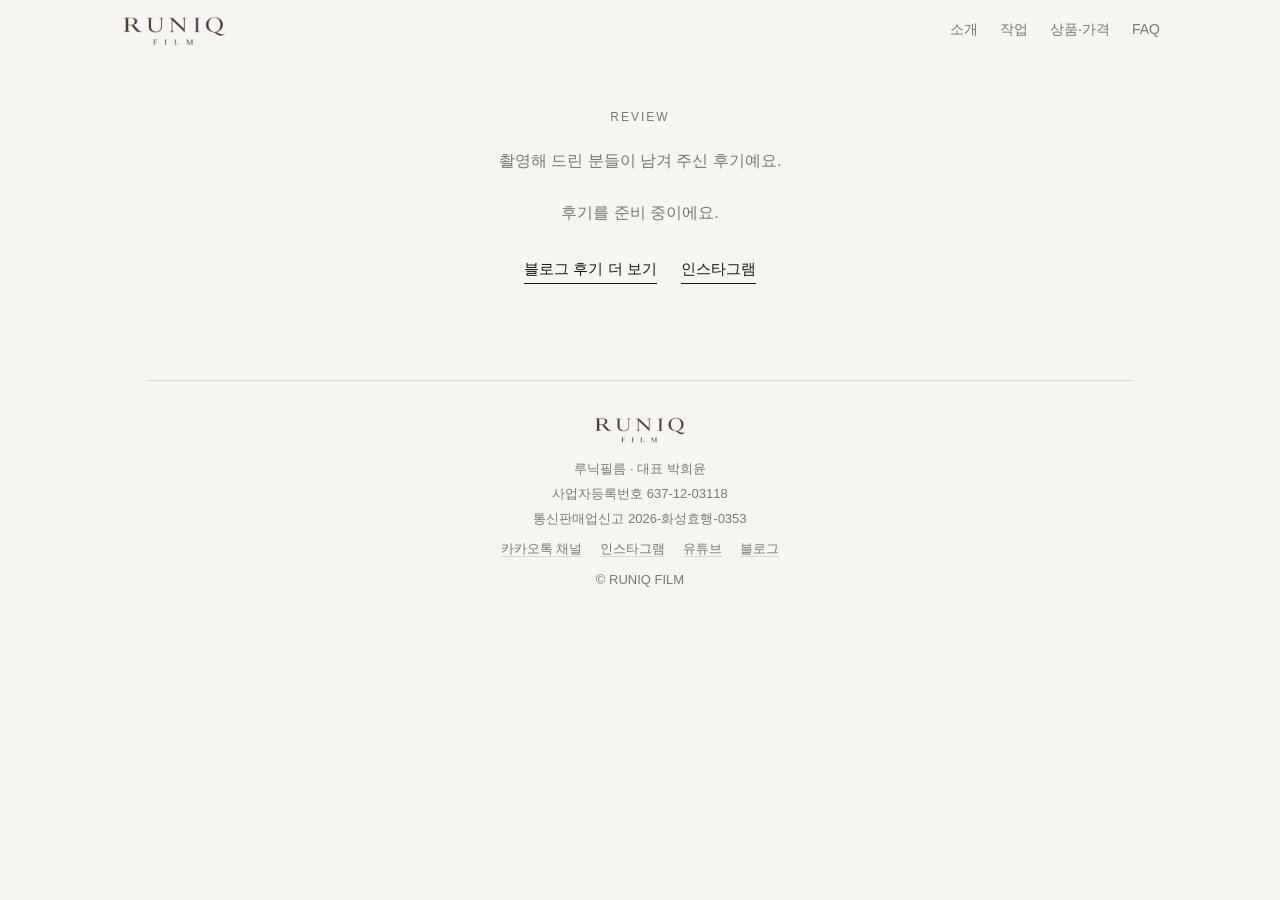
<file: review.html>
<!doctype html>
<html lang="ko"><head><meta charset="utf-8">
<meta name="viewport" content="width=device-width,initial-scale=1">
<title>후기 | 루닉필름</title>
<meta name="description" content="루닉필름 고객 후기.">
<meta property="og:title" content="후기 | 루닉필름"><meta property="og:description" content="루닉필름 고객 후기."><meta property="og:type" content="website">
<link rel="icon" type="image/png" sizes="32x32" href="icons/favicon-32.png"><link rel="apple-touch-icon" href="icons/apple-touch-icon-site.png">
<link rel="stylesheet" href="style.css?v=10"></head><body>
<header class="top"><a href="/" class="logo" aria-label="루닉필름"><img class="lb" src="assets/logo.png" alt="루닉필름"><img class="lw" src="assets/logo-white.png" alt=""></a><nav><a href="/">소개</a><a href="/work">작업</a><a href="/price">상품·가격</a><a href="/faq">FAQ</a><a href="/review" class=on data-need=reviews>후기</a></nav></header><div class="in c"><div class="sec page"><div class="k">REVIEW</div>
<p class="lead">촬영해 드린 분들이 남겨 주신 후기예요.</p>
<div class="rv" id="reviewList"></div><p id="reviewEmpty" class="lead">후기를 준비 중이에요.</p>
<div class="links"><a data-link="blog" href="#">블로그 후기 더 보기</a><a data-link="instagram" href="#">인스타그램</a></div></div></div>
<div class="in"><footer><img src="assets/logo.png" alt="루닉필름"><div class="fi" data-lines="footInfo"></div><div class="fk"><a data-link="kakao" href="#">카카오톡 채널</a><a data-link="instagram" href="#">인스타그램</a><a data-link="youtube" href="#">유튜브</a><a data-link="blog" href="#">블로그</a></div><div class="ft" data-lines="footText"></div></footer></div>
<script src="site.js?v=10"></script><script src="run.js?v=10"></script>
</body></html>
</file>
<file: style.css>
/* 루닉필름 — 공통 스타일 */
:root{--bg:#f6f5f2;--tx:#161616;--mut:#7a7873;--ln:#d9d6cf;--st:#1b1b1b}
*{box-sizing:border-box;margin:0;padding:0}
html{-webkit-text-size-adjust:100%}
body{background:var(--bg);color:var(--tx);font:16px/1.85 -apple-system,'Apple SD Gothic Neo','Noto Sans KR',sans-serif;-webkit-font-smoothing:antialiased}
a{color:inherit;text-decoration:none}
img,video{display:block;max-width:100%}
.hide,.empty{display:none!important}
.c{text-align:center}
.in{max-width:1040px;margin:0 auto;padding:0 28px}
/* 헤더 */
header.top{display:flex;justify-content:space-between;align-items:center;padding:14px 28px;gap:16px;flex-wrap:wrap;max-width:1096px;margin:0 auto}
.logo img{height:34px;width:auto}.logo .lw{display:none}
nav{display:flex;gap:22px;font-size:14px;flex-wrap:wrap}
nav a{color:var(--mut);padding-bottom:2px;border-bottom:1px solid transparent}
nav a.on{color:var(--tx);border-bottom-color:var(--tx)}
/* 대문 */
.hv{position:relative;background:#111;color:#fff;min-height:84vh;display:flex;flex-direction:column;overflow:hidden}
.hv .bg{position:absolute;inset:0;background:radial-gradient(120% 90% at 30% 15%,#3d3a35 0,#161616 62%)}
.hv video,.hv .poster,#priceMedia video{position:absolute;inset:0;width:100%;height:100%;object-fit:cover}
.hv:after{content:"";position:absolute;inset:0;background:linear-gradient(180deg,rgba(0,0,0,.35),rgba(0,0,0,.15) 40%,rgba(0,0,0,.6))}
.hv header.top{position:relative;z-index:2;width:100%}
.hv .logo .lb{display:none}.hv .logo .lw{display:block}
.hv nav a{color:#d8d4ca}.hv nav a.on{color:#fff;border-bottom-color:#fff}
.hv .cont{position:relative;z-index:2;margin-top:auto;width:100%;padding-top:90px;padding-bottom:64px}
.hv h1{word-break:keep-all;font-size:clamp(28px,4.8vw,50px);line-height:1.35;font-weight:700;letter-spacing:-1px}
.hv p{color:#cfcbc1;margin-top:14px;font-size:15px}
#heroMedia,#priceMedia{position:absolute;inset:0;overflow:hidden}
/* 버튼 */
.btns{display:flex;gap:10px;justify-content:center;flex-wrap:wrap;margin-top:26px}
.btns.end{margin-top:40px}
.go{display:inline-block;background:var(--tx);color:#fff;padding:15px 30px;font-weight:700;font-size:15px;border:1px solid var(--tx)}
.go.line{background:none;color:var(--tx)}
.hv .go{background:#fff;color:#111;border-color:#fff}.hv .go.line{background:none;color:#fff}
.kk{display:inline-block;background:#fee500;color:#191919;padding:15px 30px;font-weight:700;font-size:15px;border:1px solid #fee500}
/* 구역 */
.sec{padding:80px 0 0}.sec.page{padding-top:44px}
.k{font-size:12px;color:var(--mut);letter-spacing:2px;margin-bottom:18px}
.lead{color:var(--mut);max-width:520px;margin:0 auto}
h2{font-size:26px;font-weight:700;letter-spacing:-.5px;margin-bottom:6px}
.me{width:min(300px,72%);margin:0 auto 20px}.me img{width:100%;height:auto;border-radius:2px;background:#ddd}
.cap2 span{display:block;font-weight:700}.cap2 small{display:block;color:var(--mut);font-size:14px}
.txt{max-width:520px;margin:26px auto 0;word-break:keep-all}
.step3{display:grid;grid-template-columns:repeat(auto-fit,minmax(210px,1fr));gap:22px}
.step3>div{padding:20px 10px;border-top:1px solid var(--tx);word-break:keep-all}
.step3 b{display:block;font-size:12px;color:var(--mut);letter-spacing:1.4px;margin-bottom:6px}
.two{display:grid;grid-template-columns:1fr 1fr;gap:40px}
.row{display:flex;justify-content:space-between;gap:20px;padding:14px 0;border-top:1px solid var(--ln)}
.row:last-child{border-bottom:1px solid var(--ln)}
.row em{font-style:normal;color:var(--mut);font-size:14px;display:block}
.row .v{white-space:nowrap}
.pk{border:1px solid var(--ln);background:rgba(255,255,255,.96);color:#161616;padding:30px 24px;text-align:center}
.pk h3{font-size:19px}.pk .pr{font-size:34px;font-weight:700;letter-spacing:-1px;margin:6px 0 14px}
.pk ul{list-style:none}.pk li{padding:11px 0;border-top:1px solid var(--ln);font-size:15px}
.pk li em{font-style:normal;color:var(--mut);display:block;font-size:13px}
.col{max-width:640px;margin:28px auto 0}
.qa{padding:24px 0;border-top:1px solid var(--ln);text-align:center}.qa:last-child{border-bottom:1px solid var(--ln)}
.qa b{display:block;margin-bottom:4px}.qa p{color:#4a4945;font-size:15px;word-break:keep-all}
/* 작업·후기 */
.work{columns:2;column-gap:14px;text-align:left}
.work>*{margin-bottom:14px;break-inside:avoid;width:100%}
.work img{width:100%;height:auto;background:#ddd}
.note{color:var(--mut);font-size:13px;margin-top:6px}
.ph{background:var(--st);color:#77746d;font:11px/1.4 ui-monospace,Menlo,monospace;display:flex;align-items:flex-end;padding:10px 12px;aspect-ratio:16/10}
.yt{position:relative;aspect-ratio:16/9;background:#000;cursor:pointer;overflow:hidden}
.yt img{width:100%;height:100%;object-fit:cover}
.yt:after{content:"▶";position:absolute;left:50%;top:50%;transform:translate(-50%,-50%);width:64px;height:64px;border-radius:50%;background:rgba(0,0,0,.6);color:#fff;display:flex;align-items:center;justify-content:center;font-size:22px;padding-left:4px}
.yt iframe{position:absolute;inset:0;width:100%;height:100%;border:0}
.rv{display:grid;grid-template-columns:1fr 1fr;gap:14px;margin-top:22px}.rv img{width:100%;height:auto;background:#ddd;border:1px solid var(--ln)}
.links{display:flex;gap:24px;flex-wrap:wrap;justify-content:center;margin-top:28px;font-size:15px}
.links a{border-bottom:1px solid var(--tx)}
/* 하단 */
footer{margin-top:96px;padding:34px 0 44px;border-top:1px solid var(--ln);color:var(--mut);font-size:13px;line-height:1.9;text-align:center}
footer img{height:30px;width:auto;margin:0 auto 12px}
.fk{margin-top:6px}.fk a{margin:0 9px;border-bottom:1px solid var(--ln)}.ft{margin-top:6px}
/* 유튜브 배경 */
.ytbg{position:absolute;inset:0;overflow:hidden}
.ytbg img{position:absolute;inset:0;width:100%;height:100%;object-fit:cover}
.ytbg iframe{position:absolute;top:50%;left:50%;transform:translate(-50%,-50%);border:0;pointer-events:none;opacity:0;transition:opacity .8s}
.ytbg iframe.on{opacity:1}
/* 상품·가격 배경 영상 구역 */
.bgv{position:relative;background:#0d0d0d;color:#fff;overflow:hidden}
.bgv:before{content:"";position:absolute;inset:0;background:radial-gradient(90% 70% at 25% 20%,#3b3833,#101010 70%)}
.bgv:after{content:"";position:absolute;inset:0;background:linear-gradient(180deg,rgba(0,0,0,.5),rgba(0,0,0,.4) 50%,rgba(0,0,0,.62))}
.bgv #priceMedia{z-index:1}
.bgv .cont{position:relative;z-index:3;padding-top:70px;padding-bottom:56px}
.bgv h1{word-break:keep-all;font-size:clamp(26px,4.4vw,44px);line-height:1.35;font-weight:700;letter-spacing:-1px}
.bgv .ln{color:#d3cfc5;margin-top:12px;font-size:15px}
.bgv .pk{margin:30px auto 0;max-width:520px}
.bgv .go.full{display:block;max-width:520px;margin:10px auto 0;background:#fff;color:#111;border-color:#fff}
@media(max-width:700px){header.top{padding:12px 20px}.in{padding:0 20px}.two{grid-template-columns:1fr;gap:0}.work{columns:1}.rv{grid-template-columns:1fr}.sec{padding-top:56px}nav{gap:16px}.hv{min-height:72vh}.row .v{white-space:normal;text-align:right}}

/* 예약신청 버튼 — 가장 눈에 띄게 */
.go.book,.hv .go.book,.bgv .go.book{background:#b0834f;color:#fff;border-color:#b0834f;font-size:17px;padding:18px 40px;box-shadow:0 6px 18px rgba(176,131,79,.35);letter-spacing:-.2px}
.go.book:after{content:" →"}
.bgv .go.book.full{display:block;max-width:520px;margin:14px auto 0}
.hv .go.line{background:none;color:#fff;border-color:rgba(255,255,255,.7)}
.kk{background:none;color:#191919;border:1px solid #d9d6cf;font-weight:600}
.kk:before{content:"";display:inline-block;width:9px;height:9px;border-radius:50%;background:#fee500;margin-right:8px;vertical-align:1px}
@media(max-width:700px){.btns .go.book{width:100%}}
/* 버튼 크기 통일 (색만 다르게) */
.btns .go,.btns .kk,.btns .go.book{font-size:16px;padding:17px 24px;min-width:240px;text-align:center;line-height:1.4}
.kk{display:inline-block;text-align:center}
@media(max-width:700px){.btns{flex-direction:column;align-items:center}.btns .go,.btns .kk,.btns .go.book{width:100%;max-width:360px}}

/* 상품·가격: 제목 칸만 영상, 카드는 아래 기본 배경 */
.bgv .cont{padding-top:64px;padding-bottom:64px}
.bgv:after{background:linear-gradient(180deg,rgba(0,0,0,.55),rgba(0,0,0,.5) 50%,rgba(0,0,0,.6))}
.bgv .ln{color:#e6e2d8}
.pkwrap{padding-top:36px}
.pkwrap .pk{max-width:520px;margin:0 auto;background:#fff}
.pkwrap .go.full{display:block;max-width:520px;margin:14px auto 0}
@media(max-width:700px){.bgv .cont{padding-top:48px;padding-bottom:48px}}
/* 제목 칸 영상: 낮고 넓은 칸에서도 눈이 보이게 위쪽 기준으로 맞춰요 */
#priceMedia video{object-position:50% 22%}
</file>
